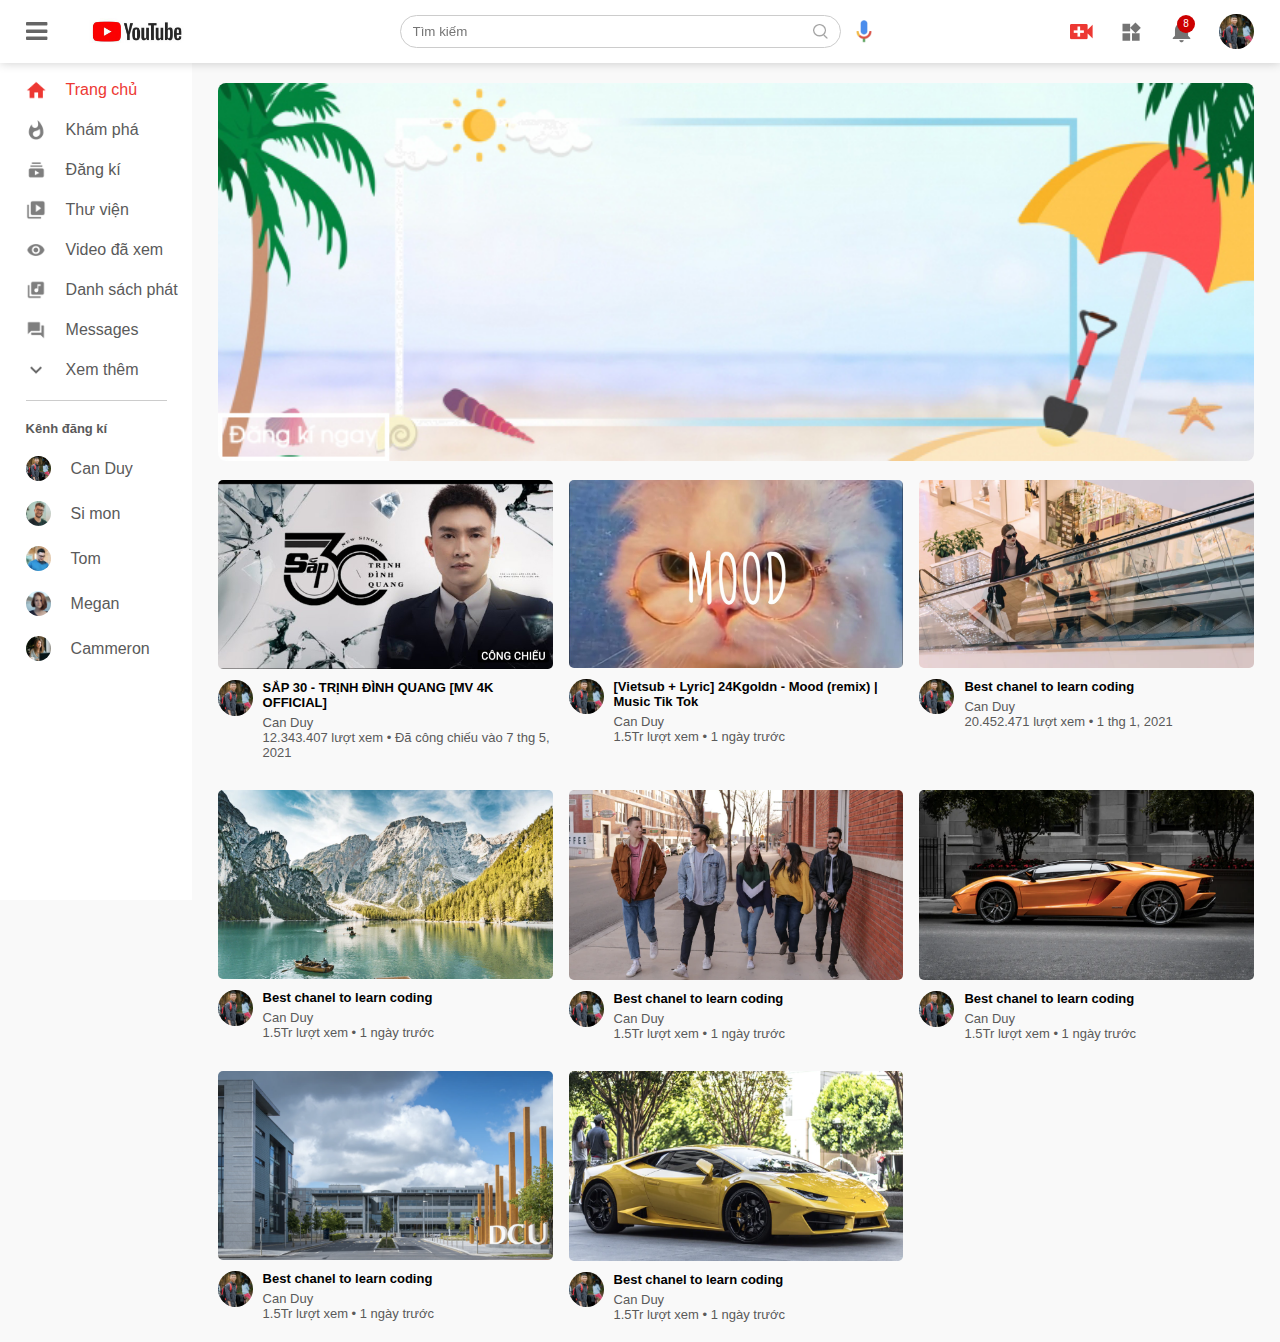
<file: index.html>
<!DOCTYPE html>
<html lang="en">

<head>
    <meta charset="UTF-8">
    <meta http-equiv="X-UA-Compatible" content="IE=edge">
    <meta name="viewport" content="width=device-width, initial-scale=1.0">
    <link rel="stylesheet" href="./asset/css/style.css">
    <link rel="stylesheet" href="https://cdnjs.cloudflare.com/ajax/libs/font-awesome/4.7.0/css/font-awesome.min.css"
        integrity="sha512-SfTiTlX6kk+qitfevl/7LibUOeJWlt9rbyDn92a1DqWOw9vWG2MFoays0sgObmWazO5BQPiFucnnEAjpAB+/Sw=="
        crossorigin="anonymous" referrerpolicy="no-referrer" />
    <link rel="icon" href="./asset/img/favicon.png" type="image/gif" sizes="50x50">

    <title>Youtube</title>
    <script language="JavaScript">
            window.onload = function() {
                document.addEventListener("contextmenu", function(e) {
                    e.preventDefault();
                }, false);
                document.addEventListener("keydown", function(e) {
                    //document.onkeydown = function(e) {
                    // "I" key
                    if (e.ctrlKey && e.shiftKey && e.keyCode == 73) {
                        disabledEvent(e);
                    }
                    // "J" key
                    if (e.ctrlKey && e.shiftKey && e.keyCode == 74) {
                        disabledEvent(e);
                    }
                    // "S" key + macOS
                    if (e.keyCode == 83 && (navigator.platform.match("Mac") ? e.metaKey : e.ctrlKey)) {
                        disabledEvent(e);
                    }
                    // "U" key
                    if (e.ctrlKey && e.keyCode == 85) {
                        disabledEvent(e);
                    }
                    // "F12" key
                    if (event.keyCode == 123) {
                        disabledEvent(e);
                    }
                }, false);
        
                function disabledEvent(e) {
                    if (e.stopPropagation) {
                        e.stopPropagation();
                    } else if (window.event) {
                        window.event.cancelBubble = true;
                    }
                    e.preventDefault();
                    return false;
                }
            };
    </script>
</head>

<body>
    <nav class="flex-div">
        <div class="nav-left flex-div">
            <i class="fa fa-bars menu-icon" aria-hidden="true"></i>

            <img src="./asset/img/logo.jpg" alt="" class="logo">
        </div>
        <div class="nav-middle flex-div">
            <div class="search-box flex-div">
                <input type="text" placeholder="Tìm kiếm">
                <img src="./asset/img/search.png" alt="">
            </div>
            <img src="./asset/img/voice-search.png" class="mic-icon" alt="">
        </div>
        <div class="nav-right flex-div">
            <img src="./asset/img/upload.png" alt="" class="upload-btn">
            <div class="more-btn">
                <a href="#">Tải video lên</a>
                <a href="#">Phát trực tiếp</a>
            </div>
            <img src="./asset/img/more.png" alt="">
            <img src="./asset/img/notification.png" class="notifi-icon" alt="">
             <span class="notifi-number">8</span>
            <div class="notifi">
                <div class="notifi-list">
                    <img src="./asset/img/profile-pic.jpg" class="avt" alt="">
                    <div>
                        <p>Can Duy dang phat truc tiep</p>
                        <small>1 phu truoc</small>
                    </div>
                    <img src="./asset/img/thumbnail1.jpg" class="img-title" alt="">
                </div>
                <div class="notifi-list">
                    <img src="./asset/img/profile-pic.jpg" class="avt" alt="">
                    <div>
                        <p>Can Duy dang phat truc tiep  aaaaaaaaaaaaaaaaaaaaaaaaaaaaa</p>
                        <small>1 phu truoc</small>
                    </div>
                    <img src="./asset/img/thumbnail1.jpg" class="img-title" alt="">
                </div>
                <div class="notifi-list">
                    <img src="./asset/img/profile-pic.jpg" class="avt" alt="">
                    <div>
                        <p>Can Duy dang phat truc tiep</p>
                        <small>1 phu truoc</small>
                    </div>
                    <img src="./asset/img/thumbnail1.jpg" class="img-title" alt="">
                </div>
                <div class="notifi-list">
                    <img src="./asset/img/profile-pic.jpg" class="avt" alt="">
                    <div>
                        <p>Can Duy dang phat truc tiep</p>
                        <small>1 phu truoc</small>
                    </div>
                    <img src="./asset/img/thumbnail1.jpg" class="img-title" alt="">
                </div>
                <div class="notifi-list">
                    <img src="./asset/img/profile-pic.jpg" class="avt" alt="">
                    <div>
                        <p>Can Duy dang phat truc tiep</p>
                        <small>1 phu truoc</small>
                    </div>
                    <img src="./asset/img/thumbnail1.jpg" class="img-title" alt="">
                </div>
                <div class="notifi-list">
                    <img src="./asset/img/profile-pic.jpg" class="avt" alt="">
                    <div>
                        <p>Can Duy dang phat truc tiep</p>
                        <small>1 phu truoc</small>
                    </div>
                    <img src="./asset/img/thumbnail1.jpg" class="img-title" alt="">
                </div>
                <div class="notifi-list">
                    <img src="./asset/img/profile-pic.jpg" class="avt" alt="">
                    <div>
                        <p>Can Duy dang phat truc tiep</p>
                        <small>1 phu truoc</small>
                    </div>
                    <img src="./asset/img/thumbnail1.jpg" class="img-title" alt="">
                </div>
                <div class="notifi-list">
                    <img src="./asset/img/profile-pic.jpg" class="avt" alt="">
                    <div>
                        <p>Can Duy dang phat truc tiep</p>
                        <small>1 phu truoc</small>
                    </div>
                    <img src="./asset/img/thumbnail1.jpg" class="img-title" alt="">
                </div>
            </div>
            <img src="./asset/img/profile-pic.jpg" alt="" class="user-icon">
        </div>
    </nav>

    <!-- ==========================sidear========================= -->
    <div class="sidebar">
        <div class="shortcut-links">
            <a href="#"><img src="./asset/img/home.png" alt="">
                <p>Trang chủ</p>
            </a>
            <a href="#"><img src="./asset/img/explore.png" alt="">
                <p>Khám phá</p>
            </a>
            <a href="#"><img src="./asset/img/subscriprion.png" alt="">
                <p>Đăng kí</p>
            </a>
            <a href="#"><img src="./asset/img/library.png" alt="">
                <p>Thư viện</p>
            </a>
            <a href="#"><img src="./asset/img/history.png" alt="">
                <p>Video đã xem</p>
            </a>
            <a href="#"><img src="./asset/img/playlist.png" alt="">
                <p>Danh sách phát</p>
            </a>
            <a href="#"><img src="./asset/img/messages.png" alt="">
                <p>Messages</p>
            </a>
            <a href="#"><img src="./asset/img/show-more.png" alt="">
                <p>Xem thêm</p>
            </a>
            <hr>
        </div>
        <div class="subscribed-list">
            <h3>Kênh đăng kí</h3>
            <a href="#"><img src="./asset/img/profile-pic.jpg" alt="">
                <p>Can Duy</p>
            </a>
            <a href="#"><img src="./asset/img/simon.png" alt="">
                <p>Si mon</p>
            </a>
            <a href="#"><img src="./asset/img/tom.png" alt="">
                <p>Tom</p>
            </a>
            <a href="#"><img src="./asset/img/megan.png" alt="">
                <p>Megan</p>
            </a>
            <a href="#"><img src="./asset/img/cameron.png" alt="">
                <p>Cammeron</p>
            </a>
        </div>
    </div>
    <!-- ==========================main========================= -->
    <div class="container">
        <div class="banner">
            <img src="./asset/img/banner.jpg" alt="">
        </div>
        <div class="list-container">
            <div class="vid-list">
                <a href="play_video.html"> <img src="./asset/img/thumbnail1.jpg" class="thumbnail" alt=""></a>
                <div class="flex-div">
                    <img src="./asset/img/profile-pic.jpg" alt="">
                    <div class="vid-info">
                        <a href="play_video.html">SẮP 30 - TRỊNH ĐÌNH QUANG [MV 4K OFFICIAL]</a>
                        <p>Can Duy</p>
                        <p>12.343.407 lượt xem &bull; Đã công chiếu vào 7 thg 5, 2021</p>
                    </div>
                </div>
            </div>
            <div class="vid-list">
                <a href="play_video1.html"> <img src="./asset/img/thumbnail2.jpg" class="thumbnail" alt=""></a>
                <div class="flex-div">
                    <img src="./asset/img/profile-pic.jpg" alt="">
                    <div class="vid-info">
                        <a href="play_video1.html">[Vietsub + Lyric] 24Kgoldn - Mood (remix) | Music Tik Tok</a>
                        <p>Can Duy</p>
                        <p>1.5Tr lượt xem &bull; 1 ngày trước</p>
                    </div>
                </div>
            </div>
            <div class="vid-list">
                <a href="#"> <img src="./asset/img/thumbnail3.png" class="thumbnail" alt=""></a>
                <div class="flex-div">
                    <img src="./asset/img/profile-pic.jpg" alt="">
                    <div class="vid-info">
                        <a href="#">Best chanel to learn coding</a>
                        <p>Can Duy</p>
                        <p>20.452.471 lượt xem &bull; 1 thg 1, 2021</p>
                    </div>
                </div>
            </div>
            <div class="vid-list">
                <a href="#"> <img src="./asset/img/thumbnail4.png" class="thumbnail" alt=""></a>
                <div class="flex-div">
                    <img src="./asset/img/profile-pic.jpg" alt="">
                    <div class="vid-info">
                        <a href="#">Best chanel to learn coding</a>
                        <p>Can Duy</p>
                        <p>1.5Tr lượt xem &bull; 1 ngày trước</p>
                    </div>
                </div>
            </div>
            <div class="vid-list">
                <a href="#"> <img src="./asset/img/thumbnail5.png" class="thumbnail" alt=""></a>
                <div class="flex-div">
                    <img src="./asset/img/profile-pic.jpg" alt="">
                    <div class="vid-info">
                        <a href="#">Best chanel to learn coding</a>
                        <p>Can Duy</p>
                        <p>1.5Tr lượt xem &bull; 1 ngày trước</p>
                    </div>
                </div>
            </div>
            <div class="vid-list">
                <a href="#"> <img src="./asset/img/thumbnail6.png" class="thumbnail" alt=""></a>
                <div class="flex-div">
                    <img src="./asset/img/profile-pic.jpg" alt="">
                    <div class="vid-info">
                        <a href="#">Best chanel to learn coding</a>
                        <p>Can Duy</p>
                        <p>1.5Tr lượt xem &bull; 1 ngày trước</p>
                    </div>
                </div>
            </div>
            <div class="vid-list">
                <a href="#"> <img src="./asset/img/thumbnail7.png" class="thumbnail" alt=""></a>
                <div class="flex-div">
                    <img src="./asset/img/profile-pic.jpg" alt="">
                    <div class="vid-info">
                        <a href="#">Best chanel to learn coding</a>
                        <p>Can Duy</p>
                        <p>1.5Tr lượt xem &bull; 1 ngày trước</p>
                    </div>
                </div>
            </div>
            <div class="vid-list">
                <a href="#"> <img src="./asset/img/thumbnail8.png" class="thumbnail" alt=""></a>
                <div class="flex-div">
                    <img src="./asset/img/profile-pic.jpg" alt="">
                    <div class="vid-info">
                        <a href="#">Best chanel to learn coding</a>
                        <p>Can Duy</p>
                        <p>1.5Tr lượt xem &bull; 1 ngày trước</p>
                    </div>
                </div>
            </div>
        </div>
    </div>
    <script src="./asset/js/main.js"></script>
    <script>
        var uploadBtn = document.querySelector(".upload-btn");
        var moreBtn = document.querySelector(".more-btn");
        uploadBtn.onclick = function() {
            moreBtn.classList.toggle("on-upload");
        }
    </script>
    <script>
        var notifiIcon = document.querySelector(".notifi-icon");
        var notifi = document.querySelector(".notifi");
        notifiIcon.onclick = function() {
            notifi.classList.toggle("on-notifi");
        }
    </script>
</body>

</html>
</file>
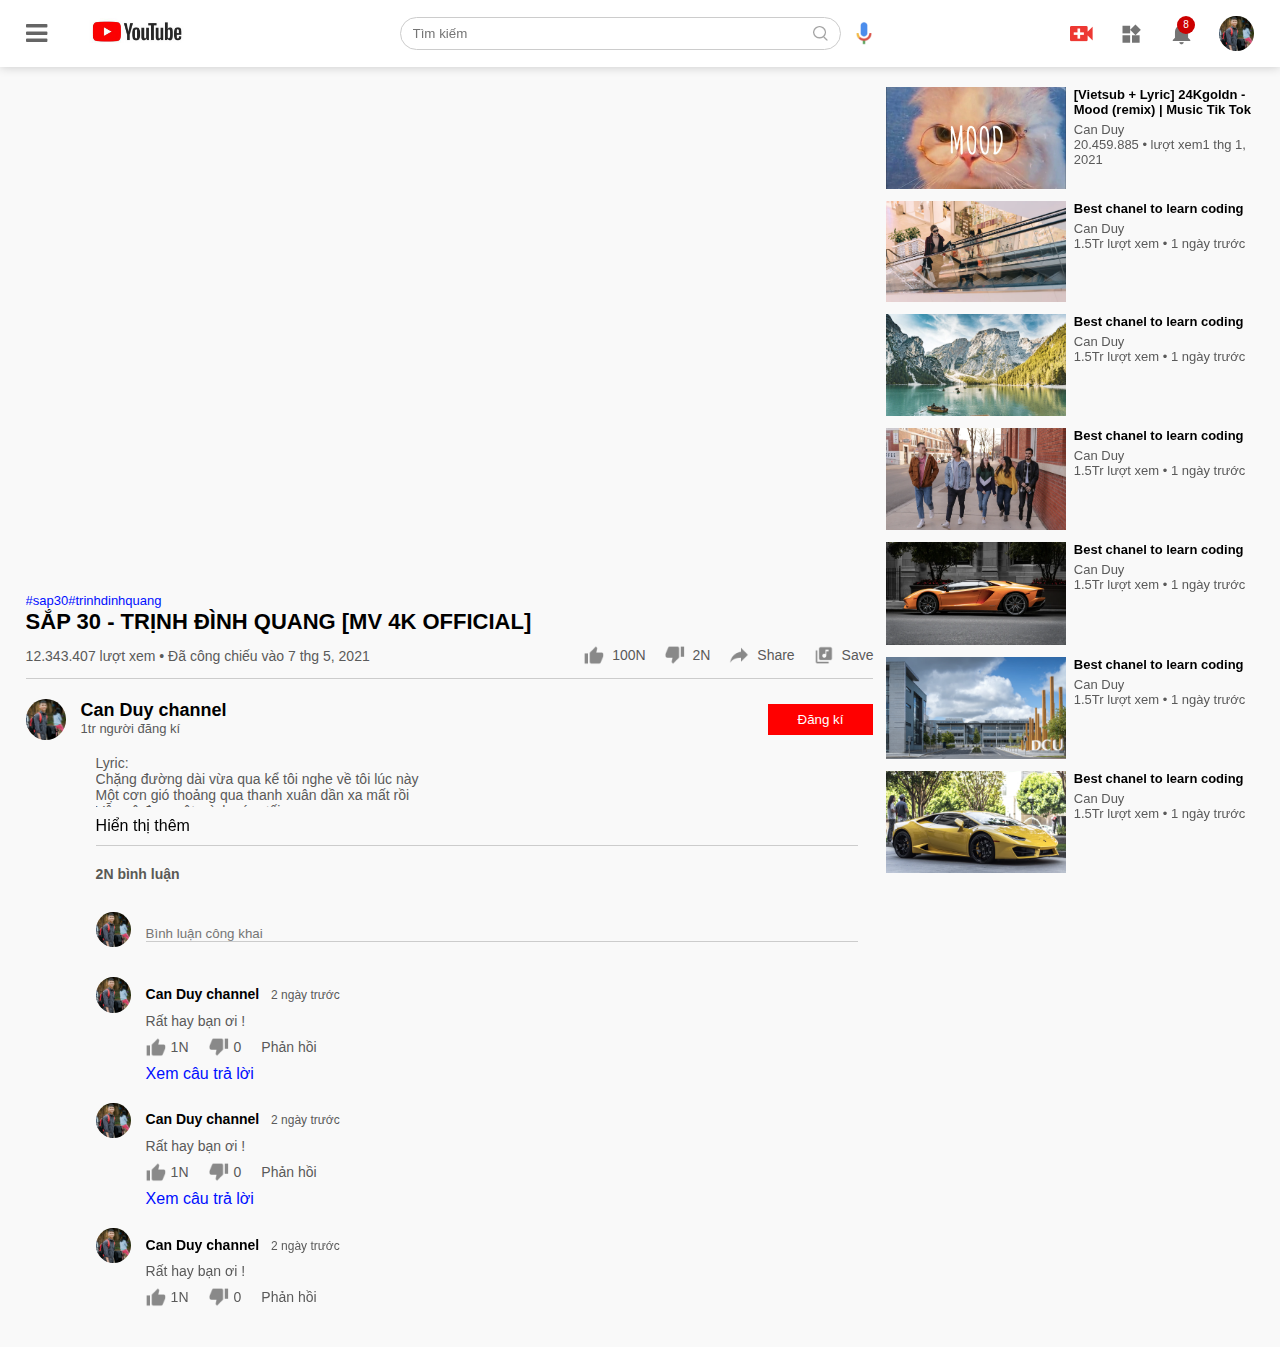
<file: play_video.html>
<!DOCTYPE html>
<html lang="en">

<head>
    <meta charset="UTF-8">
    <meta http-equiv="X-UA-Compatible" content="IE=edge">
    <meta name="viewport" content="width=device-width, initial-scale=1.0">
    <link rel="stylesheet" href="./asset/css/style.css">
    <link rel="stylesheet" href="https://cdnjs.cloudflare.com/ajax/libs/font-awesome/4.7.0/css/font-awesome.min.css"
        integrity="sha512-SfTiTlX6kk+qitfevl/7LibUOeJWlt9rbyDn92a1DqWOw9vWG2MFoays0sgObmWazO5BQPiFucnnEAjpAB+/Sw=="
        crossorigin="anonymous" referrerpolicy="no-referrer" />
    <link rel="icon" href="./asset/img/favicon.png" type="image/gif" sizes="50x50">

    <title>SẮP 30 - TRỊNH ĐÌNH QUANG [MV 4K OFFICIAL]</title>
    <script language="JavaScript">
            window.onload = function() {
                document.addEventListener("contextmenu", function(e) {
                    e.preventDefault();
                }, false);
                document.addEventListener("keydown", function(e) {
                    //document.onkeydown = function(e) {
                    // "I" key
                    if (e.ctrlKey && e.shiftKey && e.keyCode == 73) {
                        disabledEvent(e);
                    }
                    // "J" key
                    if (e.ctrlKey && e.shiftKey && e.keyCode == 74) {
                        disabledEvent(e);
                    }
                    // "S" key + macOS
                    if (e.keyCode == 83 && (navigator.platform.match("Mac") ? e.metaKey : e.ctrlKey)) {
                        disabledEvent(e);
                    }
                    // "U" key
                    if (e.ctrlKey && e.keyCode == 85) {
                        disabledEvent(e);
                    }
                    // "F12" key
                    if (event.keyCode == 123) {
                        disabledEvent(e);
                    }
                }, false);
        
                function disabledEvent(e) {
                    if (e.stopPropagation) {
                        e.stopPropagation();
                    } else if (window.event) {
                        window.event.cancelBubble = true;
                    }
                    e.preventDefault();
                    return false;
                }
            };
    </script>
</head>

<body>
    <nav class="flex-div">
        <div class="nav-left flex-div">
            <i class="fa fa-bars menu-icon" aria-hidden="true"></i>

            <a href="index.html"><img src="./asset/img/logo.jpg" alt="" class="logo"></a>
        </div>
        <div class="nav-middle flex-div">
            <div class="search-box flex-div">
                <input type="text" placeholder="Tìm kiếm">
                <img src="./asset/img/search.png" alt="">
            </div>
            <img src="./asset/img/voice-search.png" class="mic-icon" alt="">
        </div>
        <div class="nav-right flex-div">
            <img src="./asset/img/upload.png" alt="" class="upload-btn">
            <div class="more-btn">
                <a href="#">Tải video lên</a>
                <a href="#">Phát trực tiếp</a>
            </div>
            <img src="./asset/img/more.png" alt="">
            <img src="./asset/img/notification.png" class="notifi-icon" alt="">
            <span class="notifi-number">8</span>
            <div class="notifi">
                <div class="notifi-list">
                    <img src="./asset/img/profile-pic.jpg" class="avt" alt="">
                    <div>
                        <p>Can Duy dang phat truc tiep</p>
                        <small>1 phu truoc</small>
                    </div>
                    <img src="./asset/img/thumbnail1.jpg" class="img-title" alt="">
                </div>
                <div class="notifi-list">
                    <img src="./asset/img/profile-pic.jpg" class="avt" alt="">
                    <div>
                        <p>Can Duy dang phat truc tiep  aaaaaaaaaaaaaaaaaaaaaaaaaaaaa</p>
                        <small>1 phu truoc</small>
                    </div>
                    <img src="./asset/img/thumbnail1.jpg" class="img-title" alt="">
                </div>
                <div class="notifi-list">
                    <img src="./asset/img/profile-pic.jpg" class="avt" alt="">
                    <div>
                        <p>Can Duy dang phat truc tiep</p>
                        <small>1 phu truoc</small>
                    </div>
                    <img src="./asset/img/thumbnail1.jpg" class="img-title" alt="">
                </div>
                <div class="notifi-list">
                    <img src="./asset/img/profile-pic.jpg" class="avt" alt="">
                    <div>
                        <p>Can Duy dang phat truc tiep</p>
                        <small>1 phu truoc</small>
                    </div>
                    <img src="./asset/img/thumbnail1.jpg" class="img-title" alt="">
                </div>
                <div class="notifi-list">
                    <img src="./asset/img/profile-pic.jpg" class="avt" alt="">
                    <div>
                        <p>Can Duy dang phat truc tiep</p>
                        <small>1 phu truoc</small>
                    </div>
                    <img src="./asset/img/thumbnail1.jpg" class="img-title" alt="">
                </div>
                <div class="notifi-list">
                    <img src="./asset/img/profile-pic.jpg" class="avt" alt="">
                    <div>
                        <p>Can Duy dang phat truc tiep</p>
                        <small>1 phu truoc</small>
                    </div>
                    <img src="./asset/img/thumbnail1.jpg" class="img-title" alt="">
                </div>
                <div class="notifi-list">
                    <img src="./asset/img/profile-pic.jpg" class="avt" alt="">
                    <div>
                        <p>Can Duy dang phat truc tiep</p>
                        <small>1 phu truoc</small>
                    </div>
                    <img src="./asset/img/thumbnail1.jpg" class="img-title" alt="">
                </div>
                <div class="notifi-list">
                    <img src="./asset/img/profile-pic.jpg" class="avt" alt="">
                    <div>
                        <p>Can Duy dang phat truc tiep</p>
                        <small>1 phu truoc</small>
                    </div>
                    <img src="./asset/img/thumbnail1.jpg" class="img-title" alt="">
                </div>
            </div>
            <img src="./asset/img/profile-pic.jpg" alt="" class="user-icon">
        </div>
    </nav>
    <div class="sidebar sider-bar">
        <div class="shortcut-links">
            <a href="#"><img src="./asset/img/home.png" alt="">
                <p>Trang chủ</p>
            </a>
            <a href="#"><img src="./asset/img/explore.png" alt="">
                <p>Khám phá</p>
            </a>
            <a href="#"><img src="./asset/img/subscriprion.png" alt="">
                <p>Đăng kí</p>
            </a>
            <a href="#"><img src="./asset/img/library.png" alt="">
                <p>Thư viện</p>
            </a>
            <a href="#"><img src="./asset/img/history.png" alt="">
                <p>Video đã xem</p>
            </a>
            <a href="#"><img src="./asset/img/playlist.png" alt="">
                <p>Danh sách phát</p>
            </a>
            <a href="#"><img src="./asset/img/messages.png" alt="">
                <p>Messages</p>
            </a>
            <a href="#"><img src="./asset/img/show-more.png" alt="">
                <p>Xem thêm</p>
            </a>
            <hr>
        </div>
        <div class="subscribed-list">
            <h3>Kênh đăng kí</h3>
            <a href="#"><img src="./asset/img/profile-pic.jpg" alt="">
                <p>Can Duy</p>
            </a>
            <a href="#"><img src="./asset/img/simon.png" alt="">
                <p>Si mon</p>
            </a>
            <a href="#"><img src="./asset/img/tom.png" alt="">
                <p>Tom</p>
            </a>
            <a href="#"><img src="./asset/img/megan.png" alt="">
                <p>Megan</p>
            </a>
            <a href="#"><img src="./asset/img/cameron.png" alt="">
                <p>Cammeron</p>
            </a>
        </div>
    </div>
    <div class="container play-container">
        <div class="row">
            <div class="play-video">
                <!-- <video controls autoplay> -->
                <iframe width="560" height="400" src="https://www.youtube.com/embed/TF70IYJN4sc"
                    title="YouTube video player" frameborder="0"
                    allow="accelerometer; autoplay; clipboard-write; encrypted-media; gyroscope; picture-in-picture"
                    allowfullscreen>
                </iframe>
                <!-- <source src="./asset/img/video.mp4" type="video/mp4"> -->
                <!-- </video> -->
                <div class="tag">
                    <a href="">#sap30</a><a href="">#trinhdinhquang</a>
                </div>
                <h3>SẮP 30 - TRỊNH ĐÌNH QUANG [MV 4K OFFICIAL]</h3>
                <div class="play-video-info">
                    <p>12.343.407 lượt xem &bull; Đã công chiếu vào 7 thg 5, 2021</p>
                    <div>
                        <a href="#"><img src="./asset/img/like.png" alt="">100N</a>
                        <a href="#"><img src="./asset/img/dislike.png" alt="">2N</a>
                        <a href="#"><img src="./asset/img/share.png" alt="">Share</a>
                        <a href="#"><img src="./asset/img/save.png" alt="">Save</a>
                    </div>
                </div>
                <hr>
                <div class="publisher">
                    <img src="./asset/img/profile-pic.jpg" alt="">
                    <div>
                        <p>Can Duy channel</p>
                        <span>1tr người đăng kí</span>
                    </div>
                    <button type="button">Đăng kí</button>
                </div>
                <div class="vid-description">
                    <div class="des">
                        <p>
                            Lyric:
                            <br>Chặng đường dài vừa qua kể tôi nghe về tôi lúc này
                            <br>Một cơn gió thoảng qua thanh xuân dần xa mất rồi
                            <br>Vẫn cô đơn một mình sớm tối
                            <br>Chẳng yêu ai vì sợ chia đôi
                            <br>Đứng giữa chênh vênh đời, mà gần 30 rồi đấy!!!
                            <br>
                            <br>Sợ vài lần nữa thôi tóc trên vai bạc thêm mấy sợi
                            <br>5 năm quá nhiều thứ đổi thay, liệu ngày ấy tay nắm ai
                            <br>Còn mộng mơ hay trưởng thành hơn xưa
                            <br>Còn đùa vui vì vừa có cơn mưa?
                            <br>Bấy nhiêu thôi mà như cả trời đổ xuống với tấm thân này
                            <br>
                            <br>Vậy là phải lớn lên rồi
                            <br>Tự mình gánh vác cuộc đời
                            <br>Tình yêu giờ đây không phải là điều đầu tiên trong tôi
                            <br>Mọi thứ lúc này như một ngã rẽ cuộc đời
                            <br>Tôi biết thương em lúc này là tàn nhẫn quá phải ko em?
                            <br>
                            <br>Nặng lòng nhưng không yếu đuối
                            <br>Dẫu có lo toan mệt nhoài
                            <br>Nước mắt không rơi tâm hồn giấu phía sau nụ cười
                            <br>Mạnh mẽ lên thôi mà bước tiếp vẫy vùng ở giữa biển trời
                            <br>Nhớ xin cho một điều
                            <br>Đừng mang tổn thương đến những người mình yêu!
                            <br>
                            <br>Sợ mẹ già thương con, có khi giấc ngủ đêm chẳng tròn
                            <br>Con đi xa chẳng mấy khi về, chẳng biết nó sống tốt không
                            <br>Hàng vạn lý do chạm sâu trong tôi
                            <br>Đủ gục ngã một lòng tin chới với
                            <br>Dù muốn hay không thì cũng chỉ còn một cách thôi...
                        </p>
                    </div>
                    <div class="hide-des"></div>
                    <hr>
                    <h4>2N bình luận</h4>

                    <div class="add-comment">
                        <img src="./asset/img/profile-pic.jpg" alt="">
                        <input type="text" placeholder="Bình luận công khai">
                    </div>
                    <div class="old-comment">
                        <div class="profile-comment">
                            <img src="./asset/img/profile-pic.jpg" alt="">
                            <h3>Can Duy channel <span> 2 ngày trước </span></h3>
                        </div>
                            <p>Rất hay bạn ơi !</p>
                            <div class="acomment-action">
                                <img src="./asset/img/like.png" alt="">
                                <span>1N</span>
                                <img src="./asset/img/dislike.png" alt="">
                                <span>0</span>
                                <span>Phản hồi</span>
                            </div>
                            <a href="#">Xem câu trả lời</a>
                    </div>
                    <div class="old-comment">
                        <div class="profile-comment">
                            <img src="./asset/img/profile-pic.jpg" alt="">
                            <h3>Can Duy channel <span> 2 ngày trước </span></h3>
                        </div>
                            <p>Rất hay bạn ơi !</p>
                            <div class="acomment-action">
                                <img src="./asset/img/like.png" alt="">
                                <span>1N</span>
                                <img src="./asset/img/dislike.png" alt="">
                                <span>0</span>
                                <span>Phản hồi</span>
                            </div>
                            <a href="#">Xem câu trả lời</a>
                    </div>
                    <div class="old-comment">
                        <div class="profile-comment">
                            <img src="./asset/img/profile-pic.jpg" alt="">
                            <h3>Can Duy channel <span> 2 ngày trước </span></h3>
                        </div>
                            <p>Rất hay bạn ơi !</p>
                            <div class="acomment-action">
                                <img src="./asset/img/like.png" alt="">
                                <span>1N</span>
                                <img src="./asset/img/dislike.png" alt="">
                                <span>0</span>
                                <span>Phản hồi</span>
                            </div>
                    </div>
                   
                </div>
                
            </div>
            <div class="right-sidebar">
                <div class="side-video-list">
                    <a href="play_video1.html" class="small-thumbnail"><img src="./asset/img/thumbnail2.jpg" class="thumbnail"
                            alt=""></a>
                    <div class="vid-info">
                        <a href="#">[Vietsub + Lyric] 24Kgoldn - Mood (remix) | Music Tik Tok</a>
                        <p>Can Duy</p>
                        <p>20.459.885 &bull; lượt xem1 thg 1, 2021</p>
                    </div>
                </div>
                <div class="side-video-list">
                    <a href="#" class="small-thumbnail"><img src="./asset/img/thumbnail3.png" class="thumbnail"
                            alt=""></a>
                    <div class="vid-info">
                        <a href="#">Best chanel to learn coding</a>
                        <p>Can Duy</p>
                        <p>1.5Tr lượt xem &bull; 1 ngày trước</p>
                    </div>
                </div>
                <div class="side-video-list">
                    <a href="#" class="small-thumbnail"><img src="./asset/img/thumbnail4.png" class="thumbnail"
                            alt=""></a>
                    <div class="vid-info">
                        <a href="#">Best chanel to learn coding</a>
                        <p>Can Duy</p>
                        <p>1.5Tr lượt xem &bull; 1 ngày trước</p>
                    </div>
                </div>
                <div class="side-video-list">
                    <a href="#" class="small-thumbnail"><img src="./asset/img/thumbnail5.png" class="thumbnail"
                            alt=""></a>
                    <div class="vid-info">
                        <a href="#">Best chanel to learn coding</a>
                        <p>Can Duy</p>
                        <p>1.5Tr lượt xem &bull; 1 ngày trước</p>
                    </div>
                </div>
                <div class="side-video-list">
                    <a href="#" class="small-thumbnail"><img src="./asset/img/thumbnail6.png" class="thumbnail"
                            alt=""></a>
                    <div class="vid-info">
                        <a href="#">Best chanel to learn coding</a>
                        <p>Can Duy</p>
                        <p>1.5Tr lượt xem &bull; 1 ngày trước</p>
                    </div>
                </div>
                <div class="side-video-list">
                    <a href="#" class="small-thumbnail"><img src="./asset/img/thumbnail7.png" class="thumbnail"
                            alt=""></a>
                    <div class="vid-info">
                        <a href="#">Best chanel to learn coding</a>
                        <p>Can Duy</p>
                        <p>1.5Tr lượt xem &bull; 1 ngày trước</p>
                    </div>
                </div>
                <div class="side-video-list">
                    <a href="#" class="small-thumbnail"><img src="./asset/img/thumbnail8.png" class="thumbnail"
                            alt=""></a>
                    <div class="vid-info">
                        <a href="#">Best chanel to learn coding</a>
                        <p>Can Duy</p>
                        <p>1.5Tr lượt xem &bull; 1 ngày trước</p>
                    </div>
                </div>
            </div>
        </div>
    </div>


    <script src="./asset/js/main.js"></script>
    <script>
        var uploadBtn = document.querySelector(".upload-btn");
        var moreBtn = document.querySelector(".more-btn");
        uploadBtn.onclick = function() {
            moreBtn.classList.toggle("on-upload");
        }
    </script>
    <script>
        var notifiIcon = document.querySelector(".notifi-icon");
        var notifi = document.querySelector(".notifi");
        notifiIcon.onclick = function() {
            notifi.classList.toggle("on-notifi");
        }
    </script>
</body>

</html>
</file>
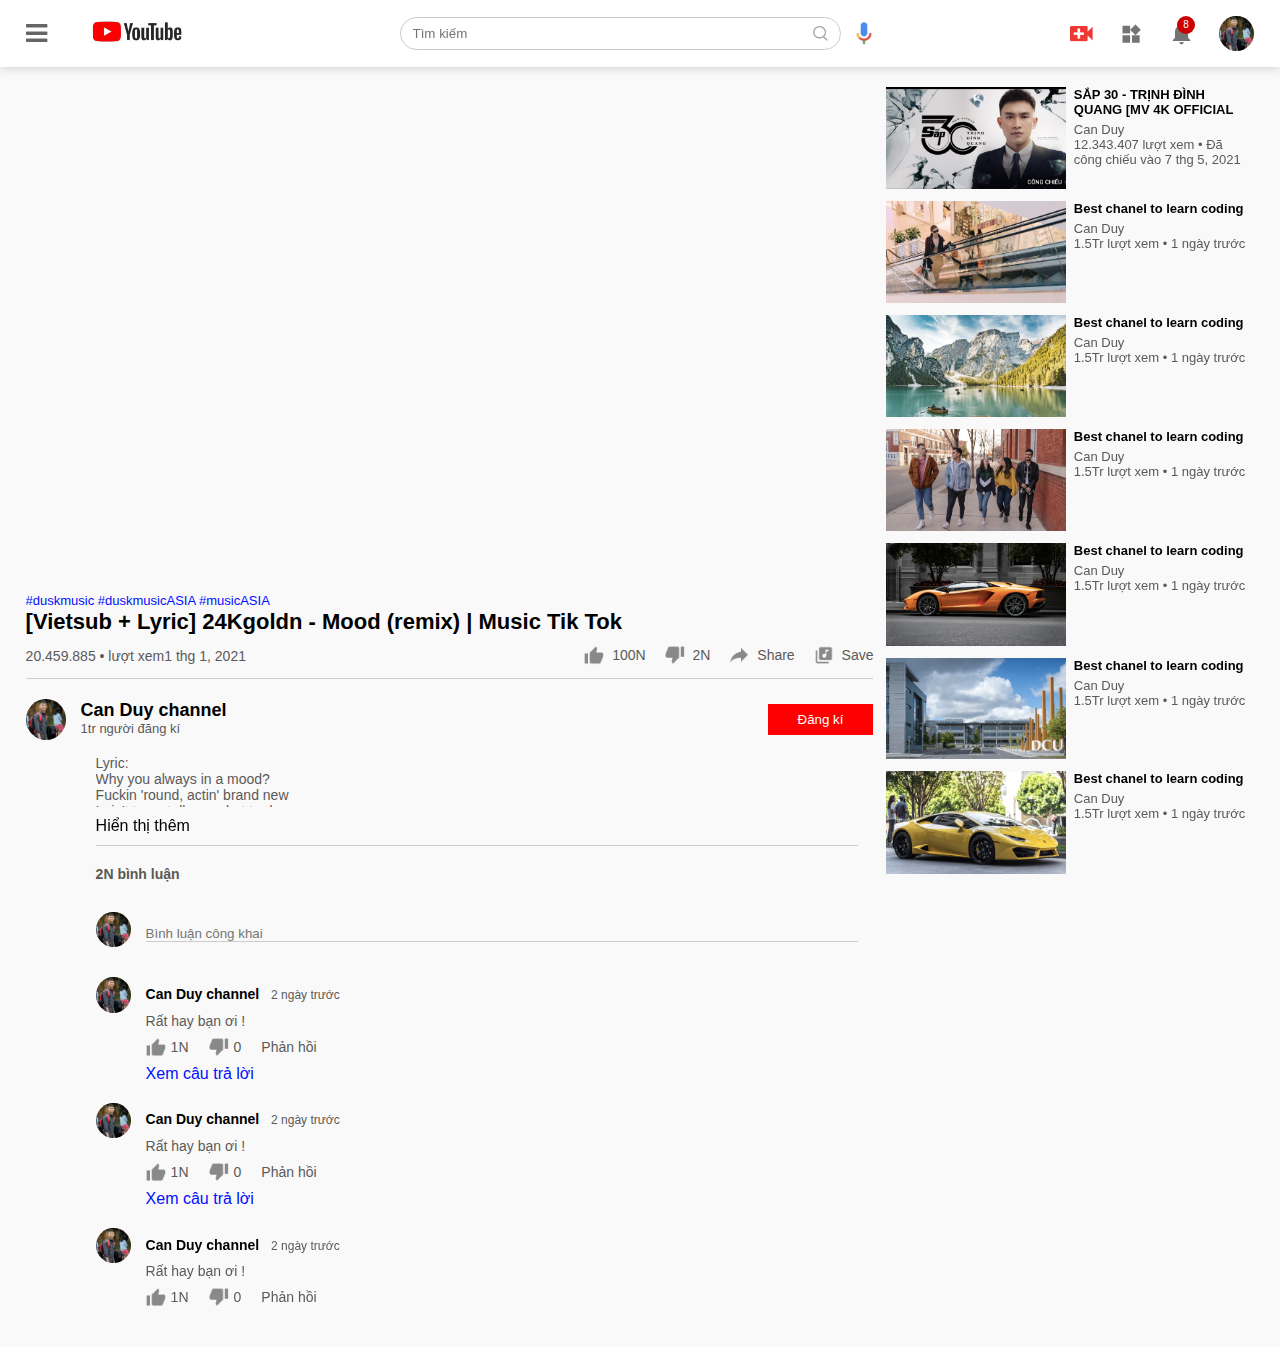
<file: play_video1.html>
<!DOCTYPE html>
<html lang="en">

<head>
    <meta charset="UTF-8">
    <meta http-equiv="X-UA-Compatible" content="IE=edge">
    <meta name="viewport" content="width=device-width, initial-scale=1.0">
    <link rel="stylesheet" href="./asset/css/style.css">
    <link rel="stylesheet" href="https://cdnjs.cloudflare.com/ajax/libs/font-awesome/4.7.0/css/font-awesome.min.css"
        integrity="sha512-SfTiTlX6kk+qitfevl/7LibUOeJWlt9rbyDn92a1DqWOw9vWG2MFoays0sgObmWazO5BQPiFucnnEAjpAB+/Sw=="
        crossorigin="anonymous" referrerpolicy="no-referrer" />
    <link rel="icon" href="./asset/img/favicon.png" type="image/gif" sizes="50x50">

    <title>[Vietsub + Lyric] 24Kgoldn - Mood (remix) | Music Tik Tok</title>
    <script language="JavaScript">
            window.onload = function() {
                document.addEventListener("contextmenu", function(e) {
                    e.preventDefault();
                }, false);
                document.addEventListener("keydown", function(e) {
                    //document.onkeydown = function(e) {
                    // "I" key
                    if (e.ctrlKey && e.shiftKey && e.keyCode == 73) {
                        disabledEvent(e);
                    }
                    // "J" key
                    if (e.ctrlKey && e.shiftKey && e.keyCode == 74) {
                        disabledEvent(e);
                    }
                    // "S" key + macOS
                    if (e.keyCode == 83 && (navigator.platform.match("Mac") ? e.metaKey : e.ctrlKey)) {
                        disabledEvent(e);
                    }
                    // "U" key
                    if (e.ctrlKey && e.keyCode == 85) {
                        disabledEvent(e);
                    }
                    // "F12" key
                    if (event.keyCode == 123) {
                        disabledEvent(e);
                    }
                }, false);
        
                function disabledEvent(e) {
                    if (e.stopPropagation) {
                        e.stopPropagation();
                    } else if (window.event) {
                        window.event.cancelBubble = true;
                    }
                    e.preventDefault();
                    return false;
                }
            };
    </script>
</head>

<body>
    <nav class="flex-div">
        <div class="nav-left flex-div">
            <i class="fa fa-bars menu-icon" aria-hidden="true"></i>

            <a href="index.html"><img src="./asset/img/logo.jpg" alt="" class="logo"></a>
        </div>
        <div class="nav-middle flex-div">
            <div class="search-box flex-div">
                <input type="text" placeholder="Tìm kiếm">
                <img src="./asset/img/search.png" alt="">
            </div>
            <img src="./asset/img/voice-search.png" class="mic-icon" alt="">
        </div>
        <div class="nav-right flex-div">
            <img src="./asset/img/upload.png" alt="" class="upload-btn">
            <div class="more-btn">
                <a href="#">Tải video lên</a>
                <a href="#">Phát trực tiếp</a>
            </div>
            <img src="./asset/img/more.png" alt="">
            <img src="./asset/img/notification.png" class="notifi-icon" alt="">
            <span class="notifi-number">8</span>
            <div class="notifi">
                <div class="notifi-list">
                    <img src="./asset/img/profile-pic.jpg" class="avt" alt="">
                    <div>
                        <p>Can Duy dang phat truc tiep</p>
                        <small>1 phu truoc</small>
                    </div>
                    <img src="./asset/img/thumbnail1.jpg" class="img-title" alt="">
                </div>
                <div class="notifi-list">
                    <img src="./asset/img/profile-pic.jpg" class="avt" alt="">
                    <div>
                        <p>Can Duy dang phat truc tiep aaaaaaaaaaaaaaaaaaaaaaaaaaaaa</p>
                        <small>1 phu truoc</small>
                    </div>
                    <img src="./asset/img/thumbnail1.jpg" class="img-title" alt="">
                </div>
                <div class="notifi-list">
                    <img src="./asset/img/profile-pic.jpg" class="avt" alt="">
                    <div>
                        <p>Can Duy dang phat truc tiep</p>
                        <small>1 phu truoc</small>
                    </div>
                    <img src="./asset/img/thumbnail1.jpg" class="img-title" alt="">
                </div>
                <div class="notifi-list">
                    <img src="./asset/img/profile-pic.jpg" class="avt" alt="">
                    <div>
                        <p>Can Duy dang phat truc tiep</p>
                        <small>1 phu truoc</small>
                    </div>
                    <img src="./asset/img/thumbnail1.jpg" class="img-title" alt="">
                </div>
                <div class="notifi-list">
                    <img src="./asset/img/profile-pic.jpg" class="avt" alt="">
                    <div>
                        <p>Can Duy dang phat truc tiep</p>
                        <small>1 phu truoc</small>
                    </div>
                    <img src="./asset/img/thumbnail1.jpg" class="img-title" alt="">
                </div>
                <div class="notifi-list">
                    <img src="./asset/img/profile-pic.jpg" class="avt" alt="">
                    <div>
                        <p>Can Duy dang phat truc tiep</p>
                        <small>1 phu truoc</small>
                    </div>
                    <img src="./asset/img/thumbnail1.jpg" class="img-title" alt="">
                </div>
                <div class="notifi-list">
                    <img src="./asset/img/profile-pic.jpg" class="avt" alt="">
                    <div>
                        <p>Can Duy dang phat truc tiep</p>
                        <small>1 phu truoc</small>
                    </div>
                    <img src="./asset/img/thumbnail1.jpg" class="img-title" alt="">
                </div>
                <div class="notifi-list">
                    <img src="./asset/img/profile-pic.jpg" class="avt" alt="">
                    <div>
                        <p>Can Duy dang phat truc tiep</p>
                        <small>1 phu truoc</small>
                    </div>
                    <img src="./asset/img/thumbnail1.jpg" class="img-title" alt="">
                </div>
            </div>
            <img src="./asset/img/profile-pic.jpg" alt="" class="user-icon">
        </div>
    </nav>
    <div class="sidebar sider-bar">
        <div class="shortcut-links">
            <a href="#"><img src="./asset/img/home.png" alt="">
                <p>Trang chủ</p>
            </a>
            <a href="#"><img src="./asset/img/explore.png" alt="">
                <p>Khám phá</p>
            </a>
            <a href="#"><img src="./asset/img/subscriprion.png" alt="">
                <p>Đăng kí</p>
            </a>
            <a href="#"><img src="./asset/img/library.png" alt="">
                <p>Thư viện</p>
            </a>
            <a href="#"><img src="./asset/img/history.png" alt="">
                <p>Video đã xem</p>
            </a>
            <a href="#"><img src="./asset/img/playlist.png" alt="">
                <p>Danh sách phát</p>
            </a>
            <a href="#"><img src="./asset/img/messages.png" alt="">
                <p>Messages</p>
            </a>
            <a href="#"><img src="./asset/img/show-more.png" alt="">
                <p>Xem thêm</p>
            </a>
            <hr>
        </div>
        <div class="subscribed-list">
            <h3>Kênh đăng kí</h3>
            <a href="#"><img src="./asset/img/profile-pic.jpg" alt="">
                <p>Can Duy</p>
            </a>
            <a href="#"><img src="./asset/img/simon.png" alt="">
                <p>Si mon</p>
            </a>
            <a href="#"><img src="./asset/img/tom.png" alt="">
                <p>Tom</p>
            </a>
            <a href="#"><img src="./asset/img/megan.png" alt="">
                <p>Megan</p>
            </a>
            <a href="#"><img src="./asset/img/cameron.png" alt="">
                <p>Cammeron</p>
            </a>
        </div>
    </div>
    <div class="container play-container">
        <div class="row">
            <div class="play-video">
                <!-- <video controls autoplay> -->
                <iframe src="https://www.youtube.com/embed/7h6baPjiTBk"
                    title="YouTube video player" frameborder="0"
                    allow="accelerometer; autoplay; clipboard-write; encrypted-media; gyroscope; picture-in-picture"
                    allowfullscreen></iframe>
                <!-- <source src="./asset/img/video.mp4" type="video/mp4"> -->
                <!-- </video> -->
                <div class="tag">
                    <a href="">#duskmusic #duskmusicASIA #musicASIA</a>
                </div>
                <h3>[Vietsub + Lyric] 24Kgoldn - Mood (remix) | Music Tik Tok</h3>
                <div class="play-video-info">
                    <p>20.459.885 &bull; lượt xem1 thg 1, 2021</p>
                    <div>
                        <a href="#"><img src="./asset/img/like.png" alt="">100N</a>
                        <a href="#"><img src="./asset/img/dislike.png" alt="">2N</a>
                        <a href="#"><img src="./asset/img/share.png" alt="">Share</a>
                        <a href="#"><img src="./asset/img/save.png" alt="">Save</a>
                    </div>
                </div>
                <hr>
                <div class="publisher">
                    <img src="./asset/img/profile-pic.jpg" alt="">
                    <div>
                        <p>Can Duy channel</p>
                        <span>1tr người đăng kí</span>
                    </div>
                    <button type="button">Đăng kí</button>
                </div>
                <div class="vid-description">
                    <div class="des">
                        <p>
                            Lyric:

                            <br>Why you always in a mood? 
                            <br>Fuckin 'round, actin' brand new 
                            <br>I ain't tryna tell you what to do 
                            <br>But try to play it cool 
                            <br>Baby, I ain't playin' by your rules 
                            <br>Everything look better with a view 
                            <br>
                            <br> Why you always in a mood? 
                            <br>Fuckin 'round, actin' brand new 
                            <br>I ain't tryna tell you what to do 
                            <br>But try to play it cool 
                            <br>Baby, I ain't playin' by your rules 
                            <br>Everything look better with a view
                            <br>
                            <br>Why you always in a mood? 
                            <br>Fuckin 'round, actin' brand new 
                            <br>I ain't tryna tell you what to do 
                            <br>But try to play it cool 
                            <br>Baby, I ain't playin' by your rules 
                            <br>Everything look better with a view 
                            <br>
                            <br>Why you always in a mood? 
                            <br>Fuckin 'round, actin' brand new 
                            <br>I ain't tryna tell you what to do 
                            <br>But try to play it cool 
                            <br>Baby, I ain't playin' by your rules 
                            <br>Everything look better with a view
                        </p>
                    </div>
                    <div class="hide-des"></div>
                    <hr>
                    <h4>2N bình luận</h4>

                    <div class="add-comment">
                        <img src="./asset/img/profile-pic.jpg" alt="">
                        <input type="text" placeholder="Bình luận công khai">
                    </div>
                    <div class="old-comment">
                        <div class="profile-comment">
                            <img src="./asset/img/profile-pic.jpg" alt="">
                            <h3>Can Duy channel <span> 2 ngày trước </span></h3>
                        </div>
                        <p>Rất hay bạn ơi !</p>
                        <div class="acomment-action">
                            <img src="./asset/img/like.png" alt="">
                            <span>1N</span>
                            <img src="./asset/img/dislike.png" alt="">
                            <span>0</span>
                            <span>Phản hồi</span>
                        </div>
                        <a href="#">Xem câu trả lời</a>
                    </div>
                    <div class="old-comment">
                        <div class="profile-comment">
                            <img src="./asset/img/profile-pic.jpg" alt="">
                            <h3>Can Duy channel <span> 2 ngày trước </span></h3>
                        </div>
                        <p>Rất hay bạn ơi !</p>
                        <div class="acomment-action">
                            <img src="./asset/img/like.png" alt="">
                            <span>1N</span>
                            <img src="./asset/img/dislike.png" alt="">
                            <span>0</span>
                            <span>Phản hồi</span>
                        </div>
                        <a href="#">Xem câu trả lời</a>
                    </div>
                    <div class="old-comment">
                        <div class="profile-comment">
                            <img src="./asset/img/profile-pic.jpg" alt="">
                            <h3>Can Duy channel <span> 2 ngày trước </span></h3>
                        </div>
                        <p>Rất hay bạn ơi !</p>
                        <div class="acomment-action">
                            <img src="./asset/img/like.png" alt="">
                            <span>1N</span>
                            <img src="./asset/img/dislike.png" alt="">
                            <span>0</span>
                            <span>Phản hồi</span>
                        </div>
                    </div>

                </div>

            </div>
            <div class="right-sidebar">
                <div class="side-video-list">
                    <a href="play_video.html" class="small-thumbnail"><img src="./asset/img/thumbnail1.jpg" class="thumbnail"
                            alt=""></a>
                    <div class="vid-info">
                        <a href="#">SẮP 30 - TRỊNH ĐÌNH QUANG [MV 4K OFFICIAL</a>
                        <p>Can Duy</p>
                        <p>12.343.407 lượt xem &bull; Đã công chiếu vào 7 thg 5, 2021</p>
                    </div>
                </div>
                <div class="side-video-list">
                    <a href="#" class="small-thumbnail"><img src="./asset/img/thumbnail3.png" class="thumbnail"
                            alt=""></a>
                    <div class="vid-info">
                        <a href="#">Best chanel to learn coding</a>
                        <p>Can Duy</p>
                        <p>1.5Tr lượt xem &bull; 1 ngày trước</p>
                    </div>
                </div>
                <div class="side-video-list">
                    <a href="#" class="small-thumbnail"><img src="./asset/img/thumbnail4.png" class="thumbnail"
                            alt=""></a>
                    <div class="vid-info">
                        <a href="#">Best chanel to learn coding</a>
                        <p>Can Duy</p>
                        <p>1.5Tr lượt xem &bull; 1 ngày trước</p>
                    </div>
                </div>
                <div class="side-video-list">
                    <a href="#" class="small-thumbnail"><img src="./asset/img/thumbnail5.png" class="thumbnail"
                            alt=""></a>
                    <div class="vid-info">
                        <a href="#">Best chanel to learn coding</a>
                        <p>Can Duy</p>
                        <p>1.5Tr lượt xem &bull; 1 ngày trước</p>
                    </div>
                </div>
                <div class="side-video-list">
                    <a href="#" class="small-thumbnail"><img src="./asset/img/thumbnail6.png" class="thumbnail"
                            alt=""></a>
                    <div class="vid-info">
                        <a href="#">Best chanel to learn coding</a>
                        <p>Can Duy</p>
                        <p>1.5Tr lượt xem &bull; 1 ngày trước</p>
                    </div>
                </div>
                <div class="side-video-list">
                    <a href="#" class="small-thumbnail"><img src="./asset/img/thumbnail7.png" class="thumbnail"
                            alt=""></a>
                    <div class="vid-info">
                        <a href="#">Best chanel to learn coding</a>
                        <p>Can Duy</p>
                        <p>1.5Tr lượt xem &bull; 1 ngày trước</p>
                    </div>
                </div>
                <div class="side-video-list">
                    <a href="#" class="small-thumbnail"><img src="./asset/img/thumbnail8.png" class="thumbnail"
                            alt=""></a>
                    <div class="vid-info">
                        <a href="#">Best chanel to learn coding</a>
                        <p>Can Duy</p>
                        <p>1.5Tr lượt xem &bull; 1 ngày trước</p>
                    </div>
                </div>
            </div>
        </div>
    </div>


    <script src="./asset/js/main.js"></script>
    <script>
        var uploadBtn = document.querySelector(".upload-btn");
        var moreBtn = document.querySelector(".more-btn");
        uploadBtn.onclick = function () {
            moreBtn.classList.toggle("on-upload");
        }
    </script>
    <script>
        var notifiIcon = document.querySelector(".notifi-icon");
        var notifi = document.querySelector(".notifi");
        notifiIcon.onclick = function () {
            notifi.classList.toggle("on-notifi");
        }
    </script>
</body>

</html>
</file>
<file: asset/css/style.css>
*{
    margin: 0;
    padding: 0;
    box-sizing: border-box;
    font-family: 'poppins', sans-serif;
}
/* reset */
a{
    text-decoration: none;
    color: #5a5a5a;
}
img{
    /* width: 100%; */
    cursor: pointer;
}
/* header */
.flex-div{
    display: flex;
    align-items: center;
}
nav{
    padding: 10px 2%;
    justify-content: space-between;
    box-shadow: 0 0 10px rgba(0,0,0,0.2);
    background: #fff;
    position: sticky;
    top: 0;
    z-index: 100;
}
.nav-left .menu-icon{
    /* width: 22px; */
    font-size: 25px;
    opacity: 0.6;
    margin-right: 25px;
}
.nav-left .logo{
    width: 130px;
}
.nav-middle .mic-icon{
    width: 16px;
}
.nav-middle .search-box{
    margin-right: 15px;
    padding: 8px 12px;
    border-radius: 25px;
    border: 1px solid #ccc;
}
.nav-middle .search-box input {
    width: 400px;
    border: 0;
    outline: 0;
    background: transparent;
}
.nav-middle .search-box img{
    width: 15px;
}
.nav-right img{
    width: 25px;
    margin-right: 25px;
}
.nav-right .user-icon{
    width: 35px;
    border-radius: 50%;
    margin-right: 0;
}
/* ===========================sidebar======================== */
.sidebar{
    background: #fff;
    width: 15%;
    height: 100vh;
    position: fixed;
    top: 0;
    padding-left: 2%;
    padding-top: 80px;
}
.sidebar hr {
    border: 0;
    height: 1px;
    background: #ccc;
    width: 85%;
}
.shortcut-links a img{
    width: 20px;
    margin-right: 20px;

}
.shortcut-links a{
    display: flex;
    align-items: center;
    margin-bottom: 20px;
    width: fit-content;
    flex-wrap: wrap;
}
.shortcut-links a:first-child{
    color: #ed3833;
}
.subscribed-list h3{
    font-size: 13px;
    margin: 20px 0;
    color: #5a5a5a;

}
.subscribed-list a{
    display: flex;
    align-items: center;
    margin-bottom: 20px;
    width: fit-content;
    flex-wrap: wrap;
}
.subscribed-list a img {
    width: 25px;
    border-radius: 50%;
    margin-right: 20px;
}
.small-sidebar{
    width: 5%;
    transition: width 0.5s;
}
.small-sidebar a p{
    display: none;
}
/* .small-sidebar a img {
    display: none;
} */
.small-sidebar h3{
    display: none;
}
.small-sidebar hr{
    /* display: none; */
    width: 25px;
    margin-bottom: 10px;
}
/* -------------------------------------------container------------------- */
.container{
    background: #f9f9f9;
    padding: 20px 2% 20px 17%;

}
.large-container{
    padding-left: 7%;
    transition: padding-left 0.5s;
}
.banner{
    width: 100%;
}
.banner img {
    width: 100%;
    border-radius: 8px;
}
.list-container{
    display: grid;
    grid-template-columns: repeat(auto-fit, minmax(250px, 1fr));
    grid-column-gap: 16px;
    grid-row-gap: 30px;
    margin-top: 15px;
}
.vid-list .thumbnail{
    width: 100%;
    border-radius: 5px;
}
.vid-list .flex-div{
    align-items: flex-start;
    margin-top: 7px;
}
.vid-list .flex-div img {
    width: 35px;
    border-radius: 50%;
    margin-right: 10px;
}
.vid-info{
    color: #5a5a5a;
    font-size: 13px;

}
.vid-info a{
    color: #000;
    font-weight: 600;
    display: block;
    margin-bottom: 5px;
}
@media (max-width: 900px){
    .nav-left .menu-icon{
        margin-right: 0;
        font-size: 20px;
        /* display: none; */
    }
    .sidebar{
        width:0%;
        /* display: none; */
    }
    .sidebar a img {
        display: none;
    }
    .sidebar a p{
        display: none;
    }
    .sidebar h3{
        display: none;
    }
    .small-sidebar.sidebar{
        width: 60%;
        transition: width 0.2s;
    }
    .small-sidebar a img{
        display: block;
    }
    .small-sidebar a p{
        display: block;
    }
    .small-sidebar hr{
        width: 95%;
    }
    
    
    .container, .large-container{
        padding-left: 5%;
        padding-right: 5%;
    }
    .nav-right img {
        display: none;
    }
    .nav-right .user-icon{
        display: block;
        width: 30px;
    }
    .nav-middle .search-box input{
        width: 100px;
    }
    .nav-left .logo{
        width: 100px;
    }
    
}
@media (min-width: 900px) and (max-width: 1200px){
    /* .sidebar{
        width: 20%;
    } */
    .shortcut-links a p{
        font-size: 13px;
    }
    .shortcut-links a img{
        margin-right: 10px;
    }
}
/* play video */
.sider-bar{
    background-color: #f9f9f9;
    width: 0%;
}
.sider-bar a img {
    display: none;
}
.sider-bar a p{
    display: none;
}
.sider-bar h3{
    display: none;
}
.sider-bar.hide-side{
    z-index: 1;
    width: 15%;
    transition: width 0.2s;
}
.hide-side a img,
.hide-side a p ,
.hide-side h3{
    display: block;
}
.hide-side hr {
    width: 90%;
}

.play-container{
    padding-left: 2%;
}
.row{
    display: flex;
    justify-content: space-between;
    flex-wrap: wrap;
}
.play-video{
    flex-basis: 69%;
}
.right-sidebar{
    flex-basis: 30%;
}
.play-video video,
.play-video iframe{
    width: 100%;
}
.side-video-list{
    display: flex;
    justify-content: space-between;
    margin-bottom: 8px;
    /* align-items: center; */
}
.side-video-list img{
    width: 100%;
}
.side-video-list .small-thumbnail{
    flex-basis: 49%;
}
.side-video-list .vid-info{
    flex-basis: 49%;
}
.play-video .tag a{
    color: #000fff;
    font-size: 13px;
}
.play-video h3{
    font-weight: 600;
    font-size: 22px;
}
.play-video .play-video-info{
    display: flex;
    justify-content: space-between;
    align-items: center;
    flex-wrap: wrap;
    margin-top: 10px;
    font-size: 14px;
    color: #5a5a5a;
}
.play-video .play-video-info a img {
    width: 20px;
    margin-right: 8px;
}
.play-video .play-video-info a {
    display: inline-flex;
    align-items: center;
    margin-left: 15px;
}
.play-video hr {
    border: 0;
    height: 1px;
    background: #ccc;
    margin: 10px 0;
}
.publisher{
    display: flex;
    align-items: center;
    margin-top: 20px;
}
.publisher div{
    flex: 1;
    line-height: 18px;
}
.publisher img{
    width: 40px;
    border-radius: 50%;
    margin-right: 15px;
}
.publisher div p{
    color: #000;
    font-weight: 600;
    font-size: 18px;
}
.publisher div span{
    font-size: 13px;
    color: #5a5a5a;
}
.publisher button{
    background: red;
    color: #fff;
    padding: 8px 30px;
    border: 0;
    outline: none;
    cursor: pointer;
}
.vid-description{
    /* height: 0; */
    padding-left: 55px;
    margin: 15px;
}
.des{
    height: 52px;
    overflow: hidden;
}
.vid-description p{
    font-size: 14px;
    margin-bottom: 5px;
    color: #5a5a5a;
}
.vid-description hr{
    margin-top: 20px;
}
.hide-des::after{
    content: 'Hiển thị thêm';
    cursor: pointer;
    position: relative;
    top: 10px;
    /* opacity: 0.8; */
}
.on-des{
    height: auto;
    overflow: visible;
}
.vid-description h4{
    font-size: 14px;
    color: #5a5a55;
    margin-top: 20px;
}
.add-comment{
    display: flex;
    align-items: center;
    margin: 30px 0;
}
.add-comment img{
    width: 35px;
    border-radius: 50%;
    margin-right: 15px;
}
.add-comment input {
    border: 0;
    outline: 0;
    border-bottom: 1px solid #ccc;
    width: 100%;
    padding-top: 10px;
    background: transparent;
}
.old-comment{
    /* display: flex;
    align-items: center; */
    margin: 20px 0;
}
.old-comment img{
    width: 35px;
    border-radius: 50%;
    margin-right: 15px;
}
.old-comment p{
    margin-left: 50px;
}
.old-comment .profile-comment{
    display: flex;
    align-items: center;
}
.old-comment h3{
    font-size: 14px;
    margin-bottom: 2px;
}
.old-comment h3 span{
    font-size: 12px;
    color: #5a5a5a;
    font-weight: 500;
    margin-left: 8px;
}
.old-comment .acomment-action{
     display: flex;
    align-items: center;
    margin: 8px 50px;
    font-size: 14px;
}
.old-comment .acomment-action img{
    border-radius: 0;
    width: 20px;
    margin-right: 5px;
}
.old-comment .acomment-action span {
    margin-right: 20px;
    color: #5a5a5a;
}
.old-comment  a {
    color: #000fff;
    margin-left: 50px;
}
/*  */
.upload-btn{
    position: relative;
}
.more-btn{
    position: absolute;
    top: 63px;
    background: #fff;
    width: 10%;
    display: none;
}
.more-btn a{
    /* margin-left: 5px; */
    display: block;
    padding: 5px;
}
.more-btn a:hover{
    background-color: #e5e2e2;
    width: 100%;
    color: #fff;
}
.on-upload{
    display: block;
}
.notifi-icon{
    position: relative;
}
.notifi{
    position: absolute;
    top: 63px;
    width: 30%;
    background-color: #fff;
    right: 20px;
    height: 650px;
    overflow-y: scroll;
    display: none;
}
.notifi-list{
   
    display: flex;
    align-items: center;
    /* justify-content: space-between; */
    padding: 20px 0;
    cursor: pointer;
    border-bottom: 1px solid rgb(247, 246, 246);
}
.notifi-list:last-child{
    border: none;
}
.notifi .notifi-list img.img-title {
    width: 100px;
    /* margin-right: 0; */
    flex-basis: 30%;
}
.notifi .notifi-list img.avt{
    border-radius: 50%;
    width: 40px;
    margin-left: 10px;
    flex-basis: 10%;
}
.notifi .notifi-list div{
    flex-basis: 60%;
}
.notifi .notifi-list div p {
    font-size: 14px;
    margin-right: 5px;
}
.on-notifi{
    display: block;
}
.notifi-number{
    position: absolute;
    right: 85px;
    top: 24%;
    width: 18px;
    height: 18px;
    border-radius: 50%;
    line-height: 18px;
    font-size: 10px;
    text-align: center;
    cursor: pointer;
    background-color: #c00;
    color: #fff;
}
@media (max-width: 900px){
    .play-video{
        flex-basis: 100%;
    }
    .right-sidebar{
        flex-basis: 100%;
    }
    .play-container{
        padding-left: 5%;
    }
    .vid-description{
        padding-left: 0;
        margin: 0;
    }
    .old-comment .acomment-action span{
        margin-right: 8px;
    }
    .play-video-info p{
        font-size: 12px;
        margin-bottom: 5px;
    }
    .play-video .play-video-info a{
        margin-left: 10px;
    }
    .publisher div p {
        font-size: 15px;
    }
    .publisher button{
        padding: 8px 15px;
    }
    .nav-middle .search-box input{
        width: 90px;
    }
    .sider-bar.hide-side{
        z-index: 1;
        width: 60%;
        transition: width 0.2s;
    }
    iframe{
        width: 560px;
        height: 300px !important;
    }
    .des{
        margin-top: 10px;
    }
    .notifi-number{
        display: none;
    }
}
iframe{
    width: 560px;
    height: 500px;
}
/* scroll */
::-webkit-scrollbar {
    width: 10px;
  }
  
  /* Track */
  ::-webkit-scrollbar-track {
    background: #f1f1f1; 
  }
   
  /* Handle */
  ::-webkit-scrollbar-thumb {
    background: #888; 
  }
  
  /* Handle on hover */
  ::-webkit-scrollbar-thumb:hover {
    background: #555; 
  }
</file>
